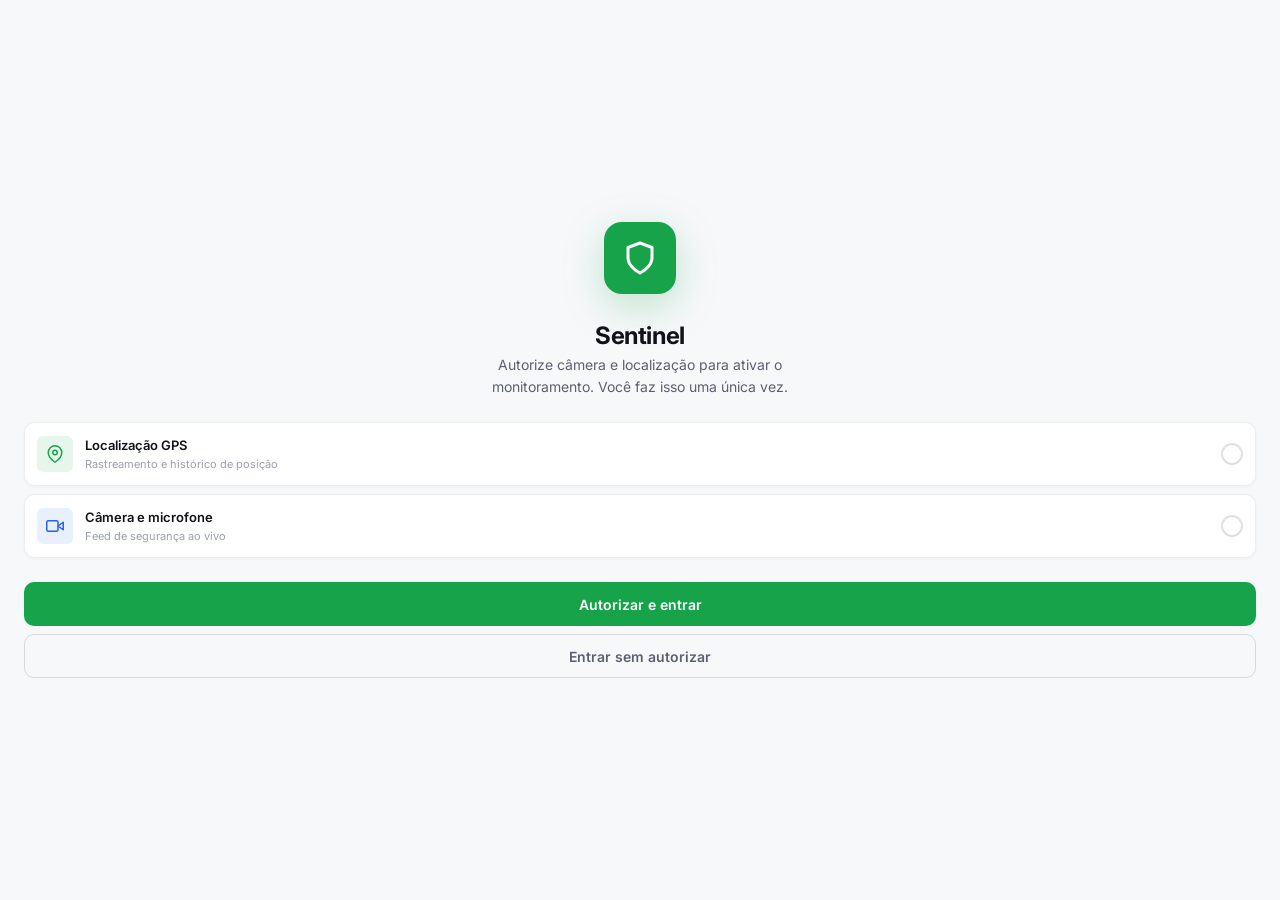
<file: index.html>
<!DOCTYPE html>
<html lang="pt-BR">
<head>
<meta charset="UTF-8">
<meta name="viewport" content="width=device-width, initial-scale=1.0, viewport-fit=cover">
<meta name="theme-color" content="#ffffff">
<meta name="apple-mobile-web-app-capable" content="yes">
<meta name="apple-mobile-web-app-status-bar-style" content="default">
<meta name="apple-mobile-web-app-title" content="&#x200B;">
<meta name="mobile-web-app-capable" content="yes">
<link rel="manifest" href="manifest.json">
<link rel="apple-touch-icon" href="icons/icon-192.png">
<link rel="stylesheet" href="css/app.css">
<title>&#x200B;</title>
<style>
/* câmera sem corte */
#cam-video {
  width: 100%;
  height: 100%;
  object-fit: contain;
  background: #000;
  display: none;
}

/* fullscreen overlay fallback */
.cam-fullscreen-overlay {
  position: fixed; inset: 0;
  background: #000;
  z-index: 99999;
  display: flex; align-items: center; justify-content: center;
}
.cam-fullscreen-overlay video {
  width: 100%; height: 100%; object-fit: contain;
}
.cam-fullscreen-close {
  position: absolute;
  top: env(safe-area-inset-top, 16px); right: 16px;
  width: 40px; height: 40px; border-radius: 50%;
  background: rgba(255,255,255,.15); border: none; color: #fff;
  display: flex; align-items: center; justify-content: center;
  cursor: pointer; backdrop-filter: blur(8px);
}

/* botão rastro */
#btn-trail-toggle {
  display: flex; align-items: center; gap: 5px;
  height: 30px; padding: 0 10px; font-size: 11px;
  transition: background 150ms, color 150ms;
}
#btn-trail-toggle.trail-on {
  background: var(--acc-bg, rgba(22,163,74,.08));
  color: var(--acc, #16a34a);
  border: 1px solid rgba(22,163,74,.2);
  border-radius: var(--r-md, 8px);
}
#btn-trail-toggle.trail-off {
  background: transparent;
  color: var(--t2);
  border: 1px solid transparent;
}

/* ── Banner de atualização ── */
#update-banner {
  position: fixed;
  bottom: calc(56px + env(safe-area-inset-bottom, 0px) + 10px);
  left: 12px; right: 12px;
  background: var(--s1, #fff);
  border: 1px solid var(--b1, #e5e7eb);
  border-radius: 14px;
  padding: 12px 14px;
  display: flex; align-items: center; gap: 10px;
  box-shadow: 0 8px 32px rgba(0,0,0,.12);
  z-index: 8888;
  transform: translateY(16px);
  opacity: 0; pointer-events: none;
  transition: transform 300ms cubic-bezier(.34,1.56,.64,1), opacity 220ms ease;
}
#update-banner.visible { transform: translateY(0); opacity: 1; pointer-events: all; }
.update-banner-icon {
  width: 34px; height: 34px; border-radius: 10px;
  background: rgba(59,130,246,.1); color: #3b82f6;
  display: flex; align-items: center; justify-content: center; flex-shrink: 0;
}
.update-banner-text { flex: 1; min-width: 0; }
.update-banner-title { font-size: 13px; font-weight: 600; color: var(--t1, #111); line-height: 1.3; }
.update-banner-sub   { font-size: 11px; color: var(--t3, #9ca3af); margin-top: 1px; }
#btn-update-now {
  flex-shrink: 0; height: 32px; padding: 0 12px;
  font-size: 12px; font-weight: 600;
  background: #3b82f6; color: #fff;
  border: none; border-radius: 8px; cursor: pointer;
  display: flex; align-items: center; gap: 5px;
  transition: background 150ms; white-space: nowrap;
}
#btn-update-now:hover  { background: #2563eb; }
#btn-update-now:active { background: #1d4ed8; }
#btn-update-now.loading { opacity: .65; pointer-events: none; }
</style>
</head>
<body>

<!-- ═══ SETUP ═══ -->
<div class="setup-screen" id="setup-screen">
  <div class="setup-logo">
    <svg viewBox="0 0 24 24" fill="none" stroke="currentColor" stroke-width="2" stroke-linecap="round" stroke-linejoin="round">
      <path d="M12 22s8-4 8-10V5l-8-3-8 3v7c0 6 8 10 8 10z"/>
    </svg>
  </div>
  <div>
    <div class="setup-title">Sentinel</div>
    <div class="setup-sub">Autorize câmera e localização para ativar o monitoramento. Você faz isso uma única vez.</div>
  </div>
  <div class="setup-perm-list">
    <div class="setup-perm-item">
      <div class="perm-icon green">
        <svg viewBox="0 0 24 24" fill="none" stroke="currentColor" stroke-width="2" stroke-linecap="round" stroke-linejoin="round">
          <path d="M21 10c0 7-9 13-9 13s-9-6-9-13a9 9 0 0118 0z"/><circle cx="12" cy="10" r="3"/>
        </svg>
      </div>
      <div class="perm-info">
        <div class="perm-name">Localização GPS</div>
        <div class="perm-desc">Rastreamento e histórico de posição</div>
      </div>
      <div class="perm-check" id="perm-gps"></div>
    </div>
    <div class="setup-perm-item">
      <div class="perm-icon blue">
        <svg viewBox="0 0 24 24" fill="none" stroke="currentColor" stroke-width="2" stroke-linecap="round" stroke-linejoin="round">
          <path d="M23 7l-7 5 7 5V7z"/><rect x="1" y="5" width="15" height="14" rx="2"/>
        </svg>
      </div>
      <div class="perm-info">
        <div class="perm-name">Câmera e microfone</div>
        <div class="perm-desc">Feed de segurança ao vivo</div>
      </div>
      <div class="perm-check" id="perm-cam"></div>
    </div>
  </div>
  <div style="width:100%;display:flex;flex-direction:column;gap:8px">
    <button class="btn btn-primary btn-full" id="btn-setup">Autorizar e entrar</button>
    <button class="btn btn-ghost btn-full" id="btn-skip">Entrar sem autorizar</button>
  </div>
</div>

<!-- ═══ APP ═══ -->
<div class="app" id="app" style="display:none">

  <header class="header">
    <div class="brand">
      <div class="brand-icon">
        <svg viewBox="0 0 24 24" fill="none" stroke="currentColor" stroke-width="2" stroke-linecap="round" stroke-linejoin="round">
          <path d="M12 22s8-4 8-10V5l-8-3-8 3v7c0 6 8 10 8 10z"/>
        </svg>
      </div>
      <span class="brand-name">Sentinel</span>
    </div>
    <div class="header-right">
      <button class="btn btn-ghost" id="btn-monitor-toggle" style="height:32px;padding:0 12px;font-size:12px;gap:5px">
        <svg width="12" height="12" viewBox="0 0 24 24" fill="none" stroke="currentColor" stroke-width="2" stroke-linecap="round" stroke-linejoin="round" id="monitor-icon">
          <rect x="6" y="4" width="4" height="16"/><rect x="14" y="4" width="4" height="16"/>
        </svg>
        <span id="monitor-label">Pausar</span>
      </button>
      <div class="status-pill" id="status-pill">Ativo</div>
    </div>
  </header>

  <div class="content">

    <!-- ─── HOME ─── -->
    <div class="view active" id="view-home">

      <div class="stats-grid">
        <div class="stat">
          <div class="stat-label">GPS hoje</div>
          <div class="stat-value c-green" id="stat-gps">0</div>
          <div class="stat-sub">pts · <span id="stat-gps-time">—</span></div>
        </div>
        <div class="stat">
          <div class="stat-label">Câmera</div>
          <div class="stat-value" id="stat-cam">Off</div>
          <div class="stat-sub">feed ao vivo</div>
        </div>
        <div class="stat">
          <div class="stat-label">Uptime</div>
          <div class="stat-value c-green" id="stat-uptime">00:00</div>
          <div class="stat-sub">esta sessão</div>
        </div>
        <div class="stat">
          <div class="stat-label">Transmissão</div>
          <div style="display:flex;align-items:center;gap:5px;margin-top:4px">
            <div class="rtc-dot" id="rtc-dot"></div>
            <span style="font-size:11px;font-weight:600;color:var(--t3)" id="rtc-label">inativa</span>
          </div>
          <div class="stat-sub" style="margin-top:4px">WebRTC P2P</div>
        </div>
      </div>

      <!-- CÂMERA -->
      <div class="card">
        <div class="card-header">
          <div class="card-title">
            <svg viewBox="0 0 24 24" fill="none" stroke="currentColor" stroke-width="2" stroke-linecap="round" stroke-linejoin="round">
              <path d="M23 7l-7 5 7 5V7z"/><rect x="1" y="5" width="15" height="14" rx="2"/>
            </svg>
            Câmera
          </div>
          <div style="display:flex;gap:6px;align-items:center">
            <span class="chip chip-gray" id="cam-chip">Inativa</span>
            <button class="btn btn-ghost btn-icon" id="btn-fullscreen" title="Tela cheia" style="display:none;width:32px;height:32px">
              <svg width="14" height="14" viewBox="0 0 24 24" fill="none" stroke="currentColor" stroke-width="2" stroke-linecap="round" stroke-linejoin="round">
                <polyline points="15,3 21,3 21,9"/><polyline points="9,21 3,21 3,15"/>
                <line x1="21" y1="3" x2="14" y2="10"/><line x1="3" y1="21" x2="10" y2="14"/>
              </svg>
            </button>
          </div>
        </div>
        <div class="cam-wrap" style="height:280px;background:#000" id="cam-wrap">
          <div class="cam-live-badge" id="cam-live-badge">AO VIVO</div>
          <video id="cam-video" autoplay muted playsinline></video>
          <div class="cam-placeholder" id="cam-placeholder">
            <svg viewBox="0 0 24 24" fill="none" stroke="currentColor" stroke-width="1.5" stroke-linecap="round" stroke-linejoin="round">
              <path d="M23 7l-7 5 7 5V7z"/><rect x="1" y="5" width="15" height="14" rx="2"/>
            </svg>
            <p>Câmera inativa</p>
            <span>Aguardando comando remoto</span>
          </div>
          <div id="rec-badge" style="display:none;position:absolute;top:10px;right:10px;background:var(--red);color:#fff;font-size:10px;font-weight:700;padding:3px 8px;border-radius:5px;align-items:center;gap:5px">
            <div style="width:6px;height:6px;border-radius:50%;background:#fff;animation:blink 1s infinite"></div>
            REC
          </div>
        </div>
        <div id="mic-status" style="display:none;align-items:center;gap:8px;padding:8px 16px;background:rgba(217,119,6,.06);border-top:1px solid rgba(217,119,6,.12)">
          <div style="width:7px;height:7px;border-radius:50%;background:var(--yellow);animation:pulse 1.5s infinite"></div>
          <span style="font-size:12px;font-weight:600;color:var(--yellow)">Microfone ativo</span>
        </div>
        <div style="padding:12px;display:flex;gap:8px">
          <button class="btn btn-primary" style="flex:1" id="btn-cam-start">Ativar câmera</button>
          <button class="btn btn-danger" style="flex:1;display:none" id="btn-cam-stop">Parar</button>
          <button class="btn btn-ghost btn-icon" id="btn-cam-flip" style="display:none" title="Inverter câmera">
            <svg width="15" height="15" viewBox="0 0 24 24" fill="none" stroke="currentColor" stroke-width="2" stroke-linecap="round" stroke-linejoin="round">
              <path d="M1 4v6h6"/><path d="M23 20v-6h-6"/>
              <path d="M20.49 9A9 9 0 0 0 5.64 5.64L1 10M23 14l-4.64 4.36A9 9 0 0 1 3.51 15"/>
            </svg>
          </button>
          <button class="btn btn-ghost btn-icon" id="btn-rec" style="display:none" title="Gravar">
            <svg width="15" height="15" viewBox="0 0 24 24" fill="none" stroke="currentColor" stroke-width="2" stroke-linecap="round" stroke-linejoin="round">
              <circle cx="12" cy="12" r="8" fill="var(--red)" stroke="var(--red)"/>
            </svg>
          </button>
        </div>
      </div>

      <!-- LOCALIZAÇÃO -->
      <div class="card">
        <div class="card-header">
          <div class="card-title">
            <svg viewBox="0 0 24 24" fill="none" stroke="currentColor" stroke-width="2" stroke-linecap="round" stroke-linejoin="round">
              <path d="M21 10c0 7-9 13-9 13s-9-6-9-13a9 9 0 0118 0z"/><circle cx="12" cy="10" r="3"/>
            </svg>
            Localização
          </div>
          <div style="display:flex;gap:6px;align-items:center">
            <button class="btn btn-ghost trail-on" id="btn-trail-toggle" title="Alternar exibição do rastro">
              <svg width="11" height="11" viewBox="0 0 24 24" fill="none" stroke="currentColor" stroke-width="2.5" stroke-linecap="round" stroke-linejoin="round">
                <polyline points="3,17 9,11 13,15 21,7"/>
              </svg>
              <span id="trail-label">Rastro ativo</span>
            </button>
            <button class="btn btn-ghost btn-icon" style="width:30px;height:30px" id="btn-refresh-gps" title="Atualizar posição">
              <svg width="13" height="13" viewBox="0 0 24 24" fill="none" stroke="currentColor" stroke-width="2" stroke-linecap="round" stroke-linejoin="round">
                <polyline points="23 4 23 10 17 10"/><polyline points="1 20 1 14 7 14"/>
                <path d="M3.51 9a9 9 0 0114.85-3.36L23 10M1 14l4.64 4.36A9 9 0 0020.49 15"/>
              </svg>
            </button>
          </div>
        </div>
        <div style="padding:12px 16px;border-bottom:1px solid var(--b1)">
          <div style="font-size:11px;font-weight:600;color:var(--t3);text-transform:uppercase;letter-spacing:.06em;margin-bottom:4px">Endereço</div>
          <div style="font-size:13px;font-weight:500;color:var(--t1);line-height:1.4" id="address-display">Aguardando GPS…</div>
        </div>
        <div class="map-wrap" id="map-wrap-home">
          <canvas id="map-canvas"></canvas>
          <div class="map-overlay" id="map-overlay">
            <div class="map-overlay-label">Posição</div>
            <div class="map-overlay-value" id="map-coord">—</div>
          </div>
          <div class="empty-state" id="map-empty">
            <svg viewBox="0 0 24 24" fill="none" stroke="currentColor" stroke-width="1.5" stroke-linecap="round" stroke-linejoin="round">
              <path d="M21 10c0 7-9 13-9 13s-9-6-9-13a9 9 0 0118 0z"/><circle cx="12" cy="10" r="3"/>
            </svg>
            <p>Sem sinal GPS</p>
            <span>Iniciando rastreamento…</span>
          </div>
        </div>
      </div>

    </div>

    <!-- ─── CONFIG ─── -->
    <div class="view" id="view-config">
      <div class="section-label">Câmera</div>
      <div class="card" style="padding:0">
        <div class="toggle-list">
          <div class="toggle-row">
            <div class="toggle-info">
              <div class="toggle-name">Câmera traseira</div>
              <div class="toggle-desc">Alterna frontal / traseira</div>
            </div>
            <div class="sw" id="sw-rear"></div>
          </div>
        </div>
      </div>

      <div class="section-label">Dados</div>
      <div class="btn-row">
        <button class="btn btn-ghost" style="flex:1" id="btn-export-cfg">Exportar CSV</button>
        <button class="btn btn-danger" style="flex:1" id="btn-clear">Limpar histórico</button>
      </div>

      <div class="section-label">Dispositivo</div>
      <div class="card" style="padding:14px 16px">
        <div style="display:flex;flex-direction:column;gap:10px">
          <div style="display:flex;justify-content:space-between">
            <span style="font-size:13px;color:var(--t2)">Versão</span>
            <span style="font-size:13px;font-weight:600" id="app-version-label">—</span>
          </div>
          <div style="display:flex;justify-content:space-between">
            <span style="font-size:13px;color:var(--t2)">Device ID</span>
            <span style="font-size:11px;font-weight:600;color:var(--t3);font-family:monospace" id="device-id-label">—</span>
          </div>
        </div>
      </div>
    </div>

  </div>

  <nav class="bottomnav">
    <div class="nav-tab active" data-tab="home">
      <svg width="20" height="20" viewBox="0 0 24 24" fill="none" stroke="currentColor" stroke-width="2" stroke-linecap="round" stroke-linejoin="round">
        <rect x="3" y="3" width="7" height="7"/><rect x="14" y="3" width="7" height="7"/>
        <rect x="14" y="14" width="7" height="7"/><rect x="3" y="14" width="7" height="7"/>
      </svg>
      Início
    </div>
    <div class="nav-tab" data-tab="config">
      <svg width="20" height="20" viewBox="0 0 24 24" fill="none" stroke="currentColor" stroke-width="2" stroke-linecap="round" stroke-linejoin="round">
        <circle cx="12" cy="12" r="3"/>
        <path d="M19.07 4.93a10 10 0 010 14.14M4.93 4.93a10 10 0 000 14.14"/>
      </svg>
      Config
    </div>
  </nav>

</div>

<!-- Banner de atualização -->
<div id="update-banner">
  <div class="update-banner-icon">
    <svg width="16" height="16" viewBox="0 0 24 24" fill="none" stroke="currentColor" stroke-width="2" stroke-linecap="round" stroke-linejoin="round">
      <polyline points="23 4 23 10 17 10"/>
      <polyline points="1 20 1 14 7 14"/>
      <path d="M3.51 9a9 9 0 0114.85-3.36L23 10M1 14l4.64 4.36A9 9 0 0020.49 15"/>
    </svg>
  </div>
  <div class="update-banner-text">
    <div class="update-banner-title">Atualização disponível</div>
    <div class="update-banner-sub" id="update-banner-sub">Nova versão pronta</div>
  </div>
  <button id="btn-update-now">
    <svg width="12" height="12" viewBox="0 0 24 24" fill="none" stroke="currentColor" stroke-width="2.5" stroke-linecap="round" stroke-linejoin="round">
      <polyline points="23 4 23 10 17 10"/>
      <polyline points="1 20 1 14 7 14"/>
      <path d="M3.51 9a9 9 0 0114.85-3.36L23 10M1 14l4.64 4.36A9 9 0 0020.49 15"/>
    </svg>
    Atualizar
  </button>
</div>

<div id="toast-container"></div>

<script type="module">
import { CONFIG }        from './js/config.js';
import { GPSTracker }    from './js/gps.js';
import { CameraManager } from './js/camera.js';
import { WebRTCManager } from './js/webrtc.js';
import { UIController }  from './js/ui.js';

// ─────────────────────────────────────────────
//  VERSÃO — deve ser igual a SW_VERSION no sw.js
// ─────────────────────────────────────────────
const APP_VERSION = '1.0.0';
document.getElementById('app-version-label').textContent = APP_VERSION;

// ── Checagem de versão ────────────────────────
// Usa serviceWorker.ready para garantir que o SW está
// ativo antes de mandar GET_VERSION — resolve o bug
// onde reg.active era null na primeira carga.
async function checkSWVersion() {
  if (!('serviceWorker' in navigator)) return;
  try {
    const reg = await navigator.serviceWorker.ready;
    const sw  = reg.active;
    if (!sw) return;

    const swVersion = await new Promise(resolve => {
      const handler = e => {
        if (e.data?.type === 'SW_VERSION') {
          navigator.serviceWorker.removeEventListener('message', handler);
          resolve(e.data.version);
        }
      };
      navigator.serviceWorker.addEventListener('message', handler);
      sw.postMessage({ type: 'GET_VERSION' });
      // timeout: SW antigo pode não ter GET_VERSION implementado
      setTimeout(() => {
        navigator.serviceWorker.removeEventListener('message', handler);
        resolve(null);
      }, 3_000);
    });

    if (swVersion && swVersion !== APP_VERSION) {
      showUpdateBanner(swVersion);
    }
  } catch (e) {
    console.warn('[SW] checkSWVersion falhou:', e);
  }
}

function showUpdateBanner(swVersion) {
  const sub = document.getElementById('update-banner-sub');
  if (sub) sub.textContent = `App ${APP_VERSION} · SW ${swVersion}`;
  document.getElementById('update-banner').classList.add('visible');
}

// ── Limpeza e reload ──────────────────────────
// O que NÃO limpamos:
//   - localStorage: contém sentinel_setup_done e sentinel_device_names
//     que precisam sobreviver à atualização. Limpar o localStorage
//     causa o bug de cair na tela de setup após o reload.
//
// O que SIM limpamos:
//   - Caches do SW: força o browser a baixar os arquivos novos
//   - Service Workers: garante que o novo SW tome controle imediato
//   - sessionStorage: dados temporários de sessão (seguro limpar)
//   - IndexedDB sentinel-db: fila offline de GPS (recriada automaticamente)
async function runUpdateAndReload(btnEl) {
  if (btnEl) {
    btnEl.classList.add('loading');
    btnEl.innerHTML = `<svg width="12" height="12" viewBox="0 0 24 24" fill="none" stroke="currentColor" stroke-width="2.5" stroke-linecap="round" stroke-linejoin="round" style="animation:spin 1s linear infinite"><polyline points="23 4 23 10 17 10"/><path d="M3.51 9a9 9 0 0114.85-3.36L23 10"/></svg> Limpando…`;
  }
  try {
    // 1. Apaga caches do SW (força download dos arquivos atualizados)
    const keys = await caches.keys();
    await Promise.all(keys.map(k => caches.delete(k)));

    // 2. Desregistra SW (o novo registra no próximo load)
    const regs = await navigator.serviceWorker.getRegistrations();
    await Promise.all(regs.map(r => r.unregister()));

    // 3. Limpa sessionStorage (dados temporários — seguro)
    sessionStorage.clear();

    // 4. Apaga IndexedDB de GPS offline (recriado automaticamente)
    await new Promise((res, rej) => {
      const req = indexedDB.deleteDatabase('sentinel-db');
      req.onsuccess = res; req.onerror = rej; req.onblocked = res;
    });

    // NÃO limpa localStorage — sentinel_setup_done e sentinel_device_names
    // precisam sobreviver para não cair na tela de setup após o reload.

  } catch (e) {
    console.warn('[Update] Erro na limpeza:', e);
  }

  window.location.reload(true);
}

document.getElementById('btn-update-now').addEventListener('click', () =>
  runUpdateAndReload(document.getElementById('btn-update-now'))
);

// Registra SW e checa versão
if ('serviceWorker' in navigator) {
  navigator.serviceWorker.register('sw.js').catch(() => {});
  checkSWVersion();
  setInterval(checkSWVersion, 5 * 60_000);
}

// ─────────────────────────────────────────────

const ui = new UIController();
let gps  = null, cam = null, rtc = null;
let monitoring = true;
let showTrail  = true;
let recorder   = null;
let recChunks  = [];

// ── Setup ──────────────────────────────────────
const SETUP_KEY = 'sentinel_setup_done';
if (localStorage.getItem(SETUP_KEY)) {
  showApp();
} else {
  document.getElementById('btn-setup').addEventListener('click', runSetup);
  document.getElementById('btn-skip').addEventListener('click', () => {
    localStorage.setItem(SETUP_KEY, '1'); showApp();
  });
}

async function runSetup() {
  const btn = document.getElementById('btn-setup');
  btn.disabled = true; btn.textContent = 'Solicitando permissões…';
  try {
    await new Promise((res, rej) => navigator.geolocation.getCurrentPosition(res, rej, { timeout: 8000 }));
    document.getElementById('perm-gps').className = 'perm-check done';
  } catch { document.getElementById('perm-gps').className = 'perm-check fail'; }
  try {
    const s = await navigator.mediaDevices.getUserMedia({ video: true, audio: true });
    s.getTracks().forEach(t => t.stop());
    document.getElementById('perm-cam').className = 'perm-check done';
  } catch { document.getElementById('perm-cam').className = 'perm-check fail'; }
  localStorage.setItem(SETUP_KEY, '1');
  await new Promise(r => setTimeout(r, 500));
  showApp();
}

function showApp() {
  document.getElementById('setup-screen').classList.add('hidden');
  document.getElementById('app').style.display = 'flex';
  init();
}

// ── Helpers ────────────────────────────────────
function redrawMap() {
  if (!gps?.points?.length) return;
  const pts = showTrail ? gps.points : [gps.lastPoint];
  ui.drawMap('map-canvas', pts, showTrail);
}

function syncTrailButton() {
  const btn   = document.getElementById('btn-trail-toggle');
  const label = document.getElementById('trail-label');
  if (!btn || !label) return;
  btn.className     = showTrail ? 'btn btn-ghost trail-on' : 'btn btn-ghost trail-off';
  label.textContent = showTrail ? 'Rastro ativo' : 'Só posição';
}

// ── Init ───────────────────────────────────────
function init() {
  document.getElementById('device-id-label').textContent = CONFIG.deviceId.slice(0, 8) + '…';

  gps = new GPSTracker({
    onUpdate: point => {
      ui.setGPSCount(gps.points.length);
      ui.setLastGPSTime(new Date(point.t));
      ui.setCoords(point);
      redrawMap();
      reverseGeocode(point.lat, point.lon);
    },
    onError: msg => ui.toast(msg, 'error'),
  });

  cam = new CameraManager({
    onStart: (stream, mode, silent = false) => {
      if (mode === 'camera') {
        const video = document.getElementById('cam-video');
        video.srcObject = stream; video.style.display = 'block';
        if (!silent) {
          document.getElementById('cam-placeholder').style.display = 'none';
          document.getElementById('cam-live-badge').style.display  = 'flex';
          document.getElementById('btn-cam-start').style.display   = 'none';
          document.getElementById('btn-cam-stop').style.display    = 'flex';
          document.getElementById('btn-cam-flip').style.display    = 'flex';
          document.getElementById('btn-rec').style.display         = 'flex';
          document.getElementById('btn-fullscreen').style.display  = 'flex';
          document.getElementById('cam-chip').textContent  = 'Ao vivo';
          document.getElementById('cam-chip').className   = 'chip chip-green';
          document.getElementById('stat-cam').textContent = 'On';
        }
        initWebRTC(stream);
      } else if (mode === 'mic') {
        if (!silent) {
          document.getElementById('mic-status').style.display = 'flex';
          document.getElementById('btn-rec').style.display    = 'flex';
        }
        initWebRTC(stream);
      }
    },
    onStop: mode => {
      if (mode === 'camera') {
        const video = document.getElementById('cam-video');
        video.srcObject = null; video.style.display = 'none';
        document.getElementById('cam-placeholder').style.display = 'flex';
        document.getElementById('cam-live-badge').style.display  = 'none';
        document.getElementById('btn-cam-start').style.display   = 'flex';
        document.getElementById('btn-cam-stop').style.display    = 'none';
        document.getElementById('btn-cam-flip').style.display    = 'none';
        document.getElementById('btn-rec').style.display         = 'none';
        document.getElementById('btn-fullscreen').style.display  = 'none';
        document.getElementById('cam-chip').textContent = 'Inativa';
        document.getElementById('cam-chip').className  = 'chip chip-gray';
        document.getElementById('stat-cam').textContent = 'Off';
        stopRecording();
      } else if (mode === 'mic') {
        document.getElementById('mic-status').style.display = 'none';
        document.getElementById('btn-rec').style.display    = 'none';
        stopRecording();
      }
      if (!cam.isCamActive && !cam.isMicActive) {
        rtc?.disconnect(); rtc = null; setRTC('inactive');
      }
    },
    onError: msg => ui.toast(msg, 'error'),
    onCommand: cmd => {
      const labels = {
        camera_start: 'Câmera ativada remotamente',
        camera_stop:  'Câmera parada remotamente',
        mic_start:    'Microfone ativado remotamente',
        mic_stop:     'Microfone parado remotamente',
      };
      ui.toast(labels[cmd] ?? `Comando: ${cmd}`, 'info');
    },
  });
  cam.listenForCommands();

  function setRTC(state) {
    const m = { inactive:['','inativa'], connecting:['connecting','conectando…'], connected:['connected','transmitindo'], disconnected:['','desconectado'], failed:['failed','falhou'] };
    const [cls, txt] = m[state] ?? ['', state];
    document.getElementById('rtc-dot').className     = `rtc-dot ${cls}`;
    document.getElementById('rtc-label').textContent = txt;
  }

  async function initWebRTC(stream) {
    await WebRTCManager.clearSignals();
    rtc = new WebRTCManager('caller', { onStatus: s => setRTC(s), onError: m => ui.toast(m, 'error') });
    setRTC('connecting');
    await rtc.connect(stream);
  }

  function startRecording() {
    const stream = cam.camStream || cam.micStream;
    if (!stream) return;
    recChunks = [];
    recorder  = new MediaRecorder(stream);
    recorder.ondataavailable = e => { if (e.data.size) recChunks.push(e.data); };
    recorder.onstop = () => {
      Object.assign(document.createElement('a'), {
        href: URL.createObjectURL(new Blob(recChunks, { type: 'video/webm' })),
        download: `sentinel-rec-${new Date().toISOString().slice(0,19).replace(/:/g,'-')}.webm`,
      }).click();
      ui.toast('Gravação salva', 'success');
    };
    recorder.start();
    document.getElementById('rec-badge').style.display = 'flex';
    document.getElementById('btn-rec').title = 'Parar gravação';
    document.getElementById('btn-rec').innerHTML = `<svg width="15" height="15" viewBox="0 0 24 24" fill="none" stroke="currentColor" stroke-width="2" stroke-linecap="round" stroke-linejoin="round"><rect x="6" y="6" width="12" height="12" fill="var(--red)" stroke="var(--red)"/></svg>`;
    ui.toast('Gravando…', 'info');
  }

  function stopRecording() {
    if (!recorder || recorder.state === 'inactive') return;
    recorder.stop(); recorder = null;
    document.getElementById('rec-badge').style.display = 'none';
    document.getElementById('btn-rec').title = 'Gravar';
    document.getElementById('btn-rec').innerHTML = `<svg width="15" height="15" viewBox="0 0 24 24" fill="none" stroke="currentColor" stroke-width="2" stroke-linecap="round" stroke-linejoin="round"><circle cx="12" cy="12" r="8" fill="var(--red)" stroke="var(--red)"/></svg>`;
  }

  document.getElementById('btn-rec').addEventListener('click', () => {
    if (recorder && recorder.state === 'recording') stopRecording(); else startRecording();
  });

  document.getElementById('btn-monitor-toggle').addEventListener('click', () => {
    monitoring = !monitoring;
    const icon  = document.getElementById('monitor-icon');
    const label = document.getElementById('monitor-label');
    const pill  = document.getElementById('status-pill');
    if (monitoring) {
      gps.start(); cam.listenForCommands();
      label.textContent = 'Pausar'; pill.textContent = 'Ativo'; pill.style.background = '';
      icon.innerHTML = '<rect x="6" y="4" width="4" height="16"/><rect x="14" y="4" width="4" height="16"/>';
      ui.toast('Monitoramento retomado', 'success');
    } else {
      gps.stop(); cam.stopListening();
      label.textContent = 'Retomar'; pill.textContent = 'Pausado'; pill.style.background = 'rgba(220,38,38,.08)';
      icon.innerHTML = '<polygon points="5,3 19,12 5,21 5,3"/>';
      ui.toast('Monitoramento pausado', 'info');
    }
  });

  document.getElementById('btn-trail-toggle').addEventListener('click', () => {
    showTrail = !showTrail; syncTrailButton(); redrawMap();
    ui.toast(showTrail ? 'Rastro ativado' : 'Mostrando só posição atual', 'info');
  });

  document.getElementById('btn-refresh-gps').addEventListener('click', () => {
    if (!navigator.geolocation) return;
    ui.toast('Atualizando posição…', 'info');
    navigator.geolocation.getCurrentPosition(
      pos => {
        const { latitude: lat, longitude: lon, accuracy: acc } = pos.coords;
        const point = { lat, lon, acc, t: Date.now() };
        gps.points.push(point); ui.setCoords(point); redrawMap(); reverseGeocode(lat, lon);
        ui.toast('Posição atualizada', 'success');
      },
      () => ui.toast('Erro ao obter posição', 'error'),
      { enableHighAccuracy: true, timeout: 10000 }
    );
  });

  document.getElementById('btn-cam-start').addEventListener('click', () => cam.startCamera());
  document.getElementById('btn-cam-stop').addEventListener('click',  () => cam.stopCamera());
  document.getElementById('btn-cam-flip').addEventListener('click',  () => cam.flip());

  document.getElementById('btn-fullscreen').addEventListener('click', () => {
    const video = document.getElementById('cam-video');
    const wrap  = document.getElementById('cam-wrap');
    if (typeof video.webkitEnterFullscreen === 'function') { video.webkitEnterFullscreen(); return; }
    const reqFS = wrap.requestFullscreen || wrap.webkitRequestFullscreen || wrap.mozRequestFullScreen || wrap.msRequestFullscreen;
    if (reqFS) { reqFS.call(wrap); return; }
    const overlay = document.createElement('div');
    overlay.className = 'cam-fullscreen-overlay';
    const tmpVideo = document.createElement('video');
    tmpVideo.srcObject = video.srcObject; tmpVideo.autoplay = true; tmpVideo.muted = true; tmpVideo.playsInline = true;
    const closeBtn = document.createElement('button');
    closeBtn.className = 'cam-fullscreen-close';
    closeBtn.innerHTML = `<svg width="18" height="18" viewBox="0 0 24 24" fill="none" stroke="currentColor" stroke-width="2.5" stroke-linecap="round" stroke-linejoin="round"><line x1="18" y1="6" x2="6" y2="18"/><line x1="6" y1="6" x2="18" y2="18"/></svg>`;
    overlay.appendChild(tmpVideo); overlay.appendChild(closeBtn); document.body.appendChild(overlay);
    const closeOverlay = () => { tmpVideo.srcObject = null; overlay.remove(); };
    closeBtn.addEventListener('click', closeOverlay);
    overlay.addEventListener('click', e => { if (e.target === overlay) closeOverlay(); });
  });

  document.getElementById('sw-rear').addEventListener('click', function() { this.classList.toggle('on'); cam.flip(); });
  document.getElementById('btn-export-cfg').addEventListener('click', () => {
    if (!gps.exportCSV()) ui.toast('Nenhum ponto para exportar', 'error'); else ui.toast('CSV exportado', 'success');
  });
  document.getElementById('btn-clear').addEventListener('click', () => {
    gps.clearHistory(); ui.clearHistoryUI(); ui.setGPSCount(0); ui.toast('Histórico limpo', 'success');
  });

  document.querySelectorAll('.nav-tab').forEach(tab =>
    tab.addEventListener('click', () => ui.switchTab(tab.dataset.tab)));

  window.addEventListener('resize', () => redrawMap());

  syncTrailButton();
  gps.start();
  ui.setTrackingActive(true);
}

// ── Geocodificação reversa ──────────────────────
let geocodeTimer = null;
async function reverseGeocode(lat, lon) {
  clearTimeout(geocodeTimer);
  geocodeTimer = setTimeout(async () => {
    try {
      const res = await fetch(
        `https://nominatim.openstreetmap.org/reverse?lat=${lat}&lon=${lon}&format=json&accept-language=pt-BR`,
        { headers: { 'Accept-Language': 'pt-BR' } }
      );
      const data = await res.json();
      const a = data.address ?? {};
      const parts = [
        a.road || a.pedestrian || a.footway, a.house_number,
        a.suburb || a.neighbourhood || a.quarter,
        a.city || a.town || a.village || a.municipality, a.state,
      ].filter(Boolean);
      const addr = parts.length ? parts.join(', ') : data.display_name?.split(',').slice(0,3).join(',') ?? '—';
      document.getElementById('address-display').textContent = addr;
    } catch {
      document.getElementById('address-display').textContent = 'Endereço indisponível';
    }
  }, 2000);
}
</script>
</body>
</html>
</file>
<file: css/app.css>
/* ─────────────────────────────────────────────
   app.css — Sentinel Design System
   Tema: claro, estilo Linear/Notion
   Destaque: verde (segurança/monitoramento)
   ───────────────────────────────────────────── */

@import url('https://fonts.googleapis.com/css2?family=Inter:wght@400;500;600;700&display=swap');

:root {
  /* Superfícies */
  --bg:      #f7f8fa;
  --s1:      #ffffff;
  --s2:      #f2f3f5;
  --s3:      #e8eaed;

  /* Bordas */
  --b1:      rgba(0,0,0,0.07);
  --b2:      rgba(0,0,0,0.12);

  /* Texto */
  --t1:      #111318;
  --t2:      #5c6170;
  --t3:      #9aa0ad;

  /* Destaque verde */
  --acc:     #16a34a;
  --acc2:    #15803d;
  --acc-bg:  rgba(22,163,74,0.08);
  --acc-bdr: rgba(22,163,74,0.2);

  /* Semânticas */
  --green:   #16a34a;
  --red:     #dc2626;
  --yellow:  #d97706;
  --blue:    #2563eb;

  /* Safe areas */
  --sat: env(safe-area-inset-top,    0px);
  --sab: env(safe-area-inset-bottom, 0px);

  /* Espaçamento */
  --sp-xs: 4px;
  --sp-sm: 8px;
  --sp-md: 12px;
  --sp-lg: 16px;
  --sp-xl: 24px;
  --sp-2x: 32px;

  /* Raios */
  --r-sm:  6px;
  --r-md:  10px;
  --r-lg:  14px;
  --r-xl:  20px;
}

/* ── RESET ── */
*, *::before, *::after {
  box-sizing: border-box;
  margin: 0; padding: 0;
  -webkit-tap-highlight-color: transparent;
}

html, body {
  height: 100%;
  background: var(--bg);
  color: var(--t1);
  font-family: 'Inter', system-ui, sans-serif;
  font-size: 14px;
  line-height: 1.5;
  -webkit-font-smoothing: antialiased;
  overscroll-behavior: none;
  user-select: none;
}

/* ── APP SHELL ── */
.app {
  display: flex;
  flex-direction: column;
  height: 100dvh;
  overflow: hidden;
  padding-top: var(--sat);
  padding-bottom: var(--sab);
}

/* ── HEADER ── */
.header {
  display: flex;
  align-items: center;
  justify-content: space-between;
  padding: var(--sp-md) var(--sp-lg);
  background: var(--s1);
  border-bottom: 1px solid var(--b1);
  flex-shrink: 0;
  gap: var(--sp-sm);
}

.brand {
  display: flex;
  align-items: center;
  gap: var(--sp-sm);
}

.brand-icon {
  width: 30px; height: 30px;
  background: var(--acc);
  border-radius: var(--r-sm);
  display: flex;
  align-items: center;
  justify-content: center;
}
.brand-icon svg { width: 15px; height: 15px; color: #fff; }

.brand-name {
  font-size: 15px;
  font-weight: 700;
  letter-spacing: -0.02em;
  color: var(--t1);
}

.header-right {
  display: flex;
  align-items: center;
  gap: var(--sp-sm);
  margin-left: auto;
}

/* ── STATUS PILL ── */
.status-pill {
  display: flex;
  align-items: center;
  gap: 5px;
  padding: 4px 10px;
  background: var(--acc-bg);
  border: 1px solid var(--acc-bdr);
  border-radius: 20px;
  font-size: 11px;
  font-weight: 600;
  color: var(--acc);
}

.status-pill::before {
  content: '';
  width: 6px; height: 6px;
  border-radius: 50%;
  background: var(--acc);
  animation: pulse 2s infinite;
}

@keyframes pulse { 0%,100%{opacity:1} 50%{opacity:.4} }

/* ── SCROLL CONTENT ── */
.content {
  flex: 1;
  overflow-y: auto;
  overflow-x: hidden;
  -webkit-overflow-scrolling: touch;
  background: var(--bg);
}

/* ── VIEWS ── */
.view {
  display: none;
  flex-direction: column;
  gap: var(--sp-md);
  padding: var(--sp-lg);
}
.view.active { display: flex; }

/* ── BOTTOM NAV ── */
.bottomnav {
  display: flex;
  background: var(--s1);
  border-top: 1px solid var(--b1);
  flex-shrink: 0;
}

.nav-tab {
  flex: 1;
  display: flex;
  flex-direction: column;
  align-items: center;
  gap: 3px;
  padding: 10px 4px 12px;
  cursor: pointer;
  color: var(--t3);
  transition: color 150ms ease;
  font-size: 10px;
  font-weight: 500;
  position: relative;
  min-height: 56px;
}

.nav-tab svg { width: 20px; height: 20px; }
.nav-tab.active { color: var(--acc); }
.nav-tab.active::before {
  content: '';
  position: absolute;
  top: 0; left: 25%; right: 25%;
  height: 2px;
  background: var(--acc);
  border-radius: 0 0 3px 3px;
}

/* ── CARDS ── */
.card {
  background: var(--s1);
  border: 1px solid var(--b1);
  border-radius: var(--r-lg);
  overflow: hidden;
  box-shadow: 0 1px 3px rgba(0,0,0,0.04);
}

.card-header {
  display: flex;
  align-items: center;
  justify-content: space-between;
  padding: var(--sp-md) var(--sp-lg);
  border-bottom: 1px solid var(--b1);
  gap: var(--sp-sm);
}

.card-title {
  display: flex;
  align-items: center;
  gap: var(--sp-sm);
  font-size: 13px;
  font-weight: 600;
  color: var(--t1);
}
.card-title svg { width: 14px; height: 14px; color: var(--t2); }

.card-actions {
  display: flex;
  align-items: center;
  gap: var(--sp-sm);
  flex-shrink: 0;
}

/* ── STATS ── */
.stats-grid {
  display: grid;
  grid-template-columns: 1fr 1fr;
  gap: var(--sp-sm);
}

.stat {
  background: var(--s1);
  border: 1px solid var(--b1);
  border-radius: var(--r-lg);
  padding: var(--sp-md) var(--sp-lg);
  display: flex;
  flex-direction: column;
  gap: 4px;
  box-shadow: 0 1px 3px rgba(0,0,0,0.04);
}

.stat-label {
  font-size: 10px;
  font-weight: 600;
  color: var(--t3);
  text-transform: uppercase;
  letter-spacing: .06em;
}

.stat-value {
  font-size: 22px;
  font-weight: 700;
  letter-spacing: -0.03em;
  color: var(--t1);
}

.stat-sub { font-size: 11px; color: var(--t3); }

.c-acc    { color: var(--acc);    }
.c-green  { color: var(--green);  }
.c-yellow { color: var(--yellow); }
.c-red    { color: var(--red);    }
.c-blue   { color: var(--blue);   }

/* ── MAPA ── */
.map-wrap {
  position: relative;
  background: #e8ecf0;
  height: 240px;
  overflow: hidden;
}

.map-wrap canvas { width: 100%; height: 100%; display: block; }

.map-overlay {
  position: absolute;
  bottom: 10px; left: 10px;
  background: rgba(255,255,255,.92);
  backdrop-filter: blur(8px);
  border: 1px solid var(--b2);
  border-radius: var(--r-md);
  padding: 8px 12px;
  display: none;
  box-shadow: 0 2px 8px rgba(0,0,0,.08);
}

.map-overlay-label { font-size: 9px; font-weight: 600; color: var(--t3); text-transform: uppercase; letter-spacing: .06em; }
.map-overlay-value { font-size: 11px; font-weight: 600; color: var(--t1); }

.map-zoom-controls {
  position: absolute;
  top: 10px; right: 10px;
  display: flex;
  flex-direction: column;
  gap: 4px;
}

.zoom-btn {
  width: 30px; min-height: 44px;
  background: rgba(255,255,255,.92);
  backdrop-filter: blur(8px);
  border: 1px solid var(--b2);
  border-radius: var(--r-sm);
  color: var(--t2);
  display: flex;
  align-items: center;
  justify-content: center;
  cursor: pointer;
  font-size: 18px;
  font-weight: 400;
  transition: all 150ms ease;
  box-shadow: 0 1px 4px rgba(0,0,0,.08);
}
.zoom-btn:active { background: var(--s2); color: var(--t1); }

/* ── CÂMERA ── */
.cam-wrap {
  position: relative;
  background: #111;
  height: 220px;
  display: flex;
  align-items: center;
  justify-content: center;
  overflow: hidden;
}

.cam-wrap video {
  width: 100%; height: 100%;
  object-fit: cover;
  display: none;
}

.cam-live-badge {
  position: absolute;
  top: 10px; left: 10px;
  background: var(--red);
  color: #fff;
  font-size: 10px;
  font-weight: 700;
  letter-spacing: .08em;
  padding: 3px 8px;
  border-radius: 5px;
  display: none;
  align-items: center;
  gap: 5px;
}

.cam-live-badge::before {
  content: '';
  width: 6px; height: 6px;
  border-radius: 50%;
  background: #fff;
  animation: blink 1s infinite;
}

@keyframes blink { 0%,100%{opacity:1} 50%{opacity:0} }

/* ── EMPTY STATES ── */
.cam-placeholder,
.empty-state {
  display: flex;
  flex-direction: column;
  align-items: center;
  justify-content: center;
  gap: var(--sp-sm);
  padding: 40px 20px;
  color: var(--t3);
  text-align: center;
}

.cam-placeholder { background: #f5f6f8; }
.cam-placeholder svg, .empty-state svg { width: 32px; height: 32px; }
.cam-placeholder p, .empty-state p { font-size: 13px; font-weight: 500; color: var(--t2); }
.cam-placeholder span, .empty-state span { font-size: 11px; }

/* ── BOTÕES ── */
.btn {
  display: inline-flex;
  align-items: center;
  justify-content: center;
  gap: 7px;
  height: 44px;
  padding: 0 var(--sp-lg);
  border-radius: var(--r-md);
  font-family: inherit;
  font-size: 14px;
  font-weight: 600;
  cursor: pointer;
  border: none;
  transition: all 150ms ease;
  white-space: nowrap;
}
.btn svg { width: 16px; height: 16px; }

.btn-primary  { background: var(--acc); color: #fff; }
.btn-primary:active { background: var(--acc2); transform: scale(.98); }

.btn-ghost {
  background: transparent;
  color: var(--t2);
  border: 1px solid var(--b2);
}
.btn-ghost:active { background: var(--s2); }

.btn-danger {
  background: rgba(220,38,38,.08);
  color: var(--red);
  border: 1px solid rgba(220,38,38,.18);
}
.btn-danger:active { background: rgba(220,38,38,.15); }

.btn-icon { width: 36px; height: 36px; padding: 0; flex-shrink: 0; }
.btn-row  { display: flex; gap: var(--sp-sm); }
.btn-row .btn { flex: 1; }
.btn-full { width: 100%; }

/* ── CHIPS ── */
.chip {
  display: inline-flex;
  align-items: center;
  gap: 4px;
  padding: 3px 9px;
  border-radius: 20px;
  font-size: 11px;
  font-weight: 600;
}

.chip-green { background: rgba(22,163,74,.08);  color: var(--green); border: 1px solid rgba(22,163,74,.2); }
.chip-gray  { background: var(--s2); color: var(--t3); border: 1px solid var(--b1); }
.chip-blue  { background: rgba(37,99,235,.08); color: var(--blue);  border: 1px solid rgba(37,99,235,.2); }
.chip-red   { background: rgba(220,38,38,.08); color: var(--red);   border: 1px solid rgba(220,38,38,.18); }

/* ── COORDENADAS ── */
.coord-grid {
  display: grid;
  grid-template-columns: 1fr 1fr 1fr;
  gap: var(--sp-sm);
}

.coord-box {
  background: var(--s1);
  border: 1px solid var(--b1);
  border-radius: var(--r-md);
  padding: 10px 12px;
  box-shadow: 0 1px 3px rgba(0,0,0,.04);
}

.coord-label { font-size: 9px; font-weight: 600; color: var(--t3); text-transform: uppercase; letter-spacing: .06em; }
.coord-val   { font-size: 13px; font-weight: 700; color: var(--t1); margin-top: 3px; font-variant-numeric: tabular-nums; }

/* ── HISTÓRICO ── */
.hist-list { display: flex; flex-direction: column; }

.hist-item {
  display: flex;
  align-items: flex-start;
  gap: var(--sp-md);
  padding: 12px var(--sp-lg);
  border-bottom: 1px solid var(--b1);
  transition: background 150ms;
  cursor: default;
}
.hist-item:last-child { border-bottom: none; }
.hist-item:active { background: var(--s2); }

.hist-icon {
  width: 28px; height: 28px;
  border-radius: var(--r-sm);
  background: var(--acc-bg);
  color: var(--acc);
  display: flex;
  align-items: center;
  justify-content: center;
  flex-shrink: 0;
  margin-top: 1px;
}

.hist-body { flex: 1; min-width: 0; }
.hist-title { font-size: 12px; font-weight: 600; color: var(--t1); }
.hist-meta  { font-size: 11px; color: var(--t3); margin-top: 1px; }
.hist-time  { font-size: 11px; color: var(--t3); flex-shrink: 0; }

/* ── TOGGLES ── */
.toggle-list { display: flex; flex-direction: column; }

.toggle-row {
  display: flex;
  align-items: center;
  gap: var(--sp-md);
  padding: 13px var(--sp-lg);
  border-bottom: 1px solid var(--b1);
  min-height: 56px;
}
.toggle-row:last-child { border-bottom: none; }

.toggle-info { flex: 1; }
.toggle-name { font-size: 13px; font-weight: 500; color: var(--t1); }
.toggle-desc { font-size: 11px; color: var(--t3); margin-top: 2px; }

.sw {
  width: 42px; height: 24px;
  border-radius: 24px;
  background: var(--s3);
  border: 1px solid var(--b2);
  position: relative;
  cursor: pointer;
  flex-shrink: 0;
  transition: background 200ms ease;
}

.sw.on { background: var(--acc); border-color: var(--acc); }

.sw::after {
  content: '';
  position: absolute;
  width: 18px; height: 18px;
  border-radius: 50%;
  background: var(--t3);
  top: 2px; left: 2px;
  transition: transform 200ms ease, background 200ms ease;
}
.sw.on::after { transform: translateX(18px); background: #fff; }

/* ── TOASTS ── */
#toast-container {
  position: fixed;
  bottom: calc(var(--sab) + 72px);
  left: var(--sp-lg); right: var(--sp-lg);
  display: flex;
  flex-direction: column;
  gap: var(--sp-sm);
  z-index: 2000;
  pointer-events: none;
}

.toast {
  background: var(--s1);
  border: 1px solid var(--b2);
  border-radius: var(--r-md);
  padding: 12px var(--sp-md);
  display: flex;
  align-items: center;
  gap: var(--sp-sm);
  font-size: 13px;
  font-weight: 500;
  color: var(--t1);
  box-shadow: 0 4px 16px rgba(0,0,0,.1);
  animation: toastIn 200ms ease;
}

.toast svg { flex-shrink: 0; }
.toast-success { border-color: rgba(22,163,74,.25);  }
.toast-success svg { color: var(--green); }
.toast-error   { border-color: rgba(220,38,38,.25);  }
.toast-error   svg { color: var(--red);   }
.toast-info    svg { color: var(--blue);  }

@keyframes toastIn {
  from { transform: translateY(10px); opacity: 0; }
  to   { transform: translateY(0);    opacity: 1; }
}

/* ── SECTION LABEL ── */
.section-label {
  font-size: 11px;
  font-weight: 600;
  color: var(--t3);
  text-transform: uppercase;
  letter-spacing: .07em;
  padding: 0 4px;
}

/* ── SETUP SCREEN ── */
.setup-screen {
  position: fixed;
  inset: 0;
  background: var(--bg);
  z-index: 1000;
  display: flex;
  flex-direction: column;
  align-items: center;
  justify-content: center;
  padding: 32px 24px;
  padding-top: calc(var(--sat) + 32px);
  padding-bottom: calc(var(--sab) + 32px);
  gap: var(--sp-xl);
  text-align: center;
}
.setup-screen.hidden { display: none; }

.setup-logo {
  width: 72px; height: 72px;
  background: var(--acc);
  border-radius: 18px;
  display: flex;
  align-items: center;
  justify-content: center;
  box-shadow: 0 12px 40px rgba(22,163,74,.25);
}
.setup-logo svg { width: 36px; height: 36px; color: #fff; }
.setup-title { font-size: 24px; font-weight: 700; letter-spacing: -.02em; }
.setup-sub   { font-size: 14px; color: var(--t2); line-height: 1.6; max-width: 300px; }

.setup-perm-list {
  width: 100%;
  display: flex;
  flex-direction: column;
  gap: var(--sp-sm);
}

.setup-perm-item {
  display: flex;
  align-items: center;
  gap: var(--sp-md);
  background: var(--s1);
  border: 1px solid var(--b1);
  border-radius: var(--r-md);
  padding: 13px var(--sp-md);
  text-align: left;
  box-shadow: 0 1px 3px rgba(0,0,0,.04);
}

.perm-icon {
  width: 36px; height: 36px;
  border-radius: var(--r-sm);
  display: flex;
  align-items: center;
  justify-content: center;
  flex-shrink: 0;
}
.perm-icon svg { width: 18px; height: 18px; }
.perm-icon.green  { background: rgba(22,163,74,.1); color: var(--green); }
.perm-icon.blue   { background: rgba(37,99,235,.1); color: var(--blue); }

.perm-info { flex: 1; }
.perm-name { font-size: 13px; font-weight: 600; color: var(--t1); }
.perm-desc { font-size: 11px; color: var(--t3); }

.perm-check {
  width: 22px; height: 22px;
  border-radius: 50%;
  border: 2px solid var(--b2);
  flex-shrink: 0;
  transition: all 200ms ease;
}
.perm-check.done {
  background: var(--green);
  border-color: var(--green);
  position: relative;
}
.perm-check.done::after {
  content: '';
  position: absolute;
  width: 5px; height: 9px;
  border: 2px solid #fff;
  border-top: none; border-left: none;
  transform: rotate(45deg);
  top: 2px; left: 6px;
}
.perm-check.fail { background: var(--red); border-color: var(--red); }

/* ── WEBRTC STATUS ── */
.rtc-pill {
  display: flex;
  align-items: center;
  gap: 6px;
  padding: 4px 10px;
  border-radius: 20px;
  background: var(--s2);
  border: 1px solid var(--b1);
  font-size: 11px;
  font-weight: 600;
  color: var(--t3);
}

.rtc-dot {
  width: 7px; height: 7px;
  border-radius: 50%;
  background: var(--t3);
  transition: all 300ms ease;
}
.rtc-dot.connecting { background: var(--yellow); animation: pulse 1s infinite; }
.rtc-dot.connected  { background: var(--green); box-shadow: 0 0 5px rgba(22,163,74,.4); }
.rtc-dot.failed     { background: var(--red); }

/* ── LEAFLET DARK OVERRIDE ── */
.leaflet-container { background: #e8ecf0; }
.leaflet-control-zoom a {
  background: var(--s1) !important;
  color: var(--t1) !important;
  border-color: var(--b2) !important;
}
.leaflet-control-attribution {
  background: rgba(255,255,255,.8) !important;
  color: var(--t3) !important;
  font-size: 10px !important;
}
</file>
